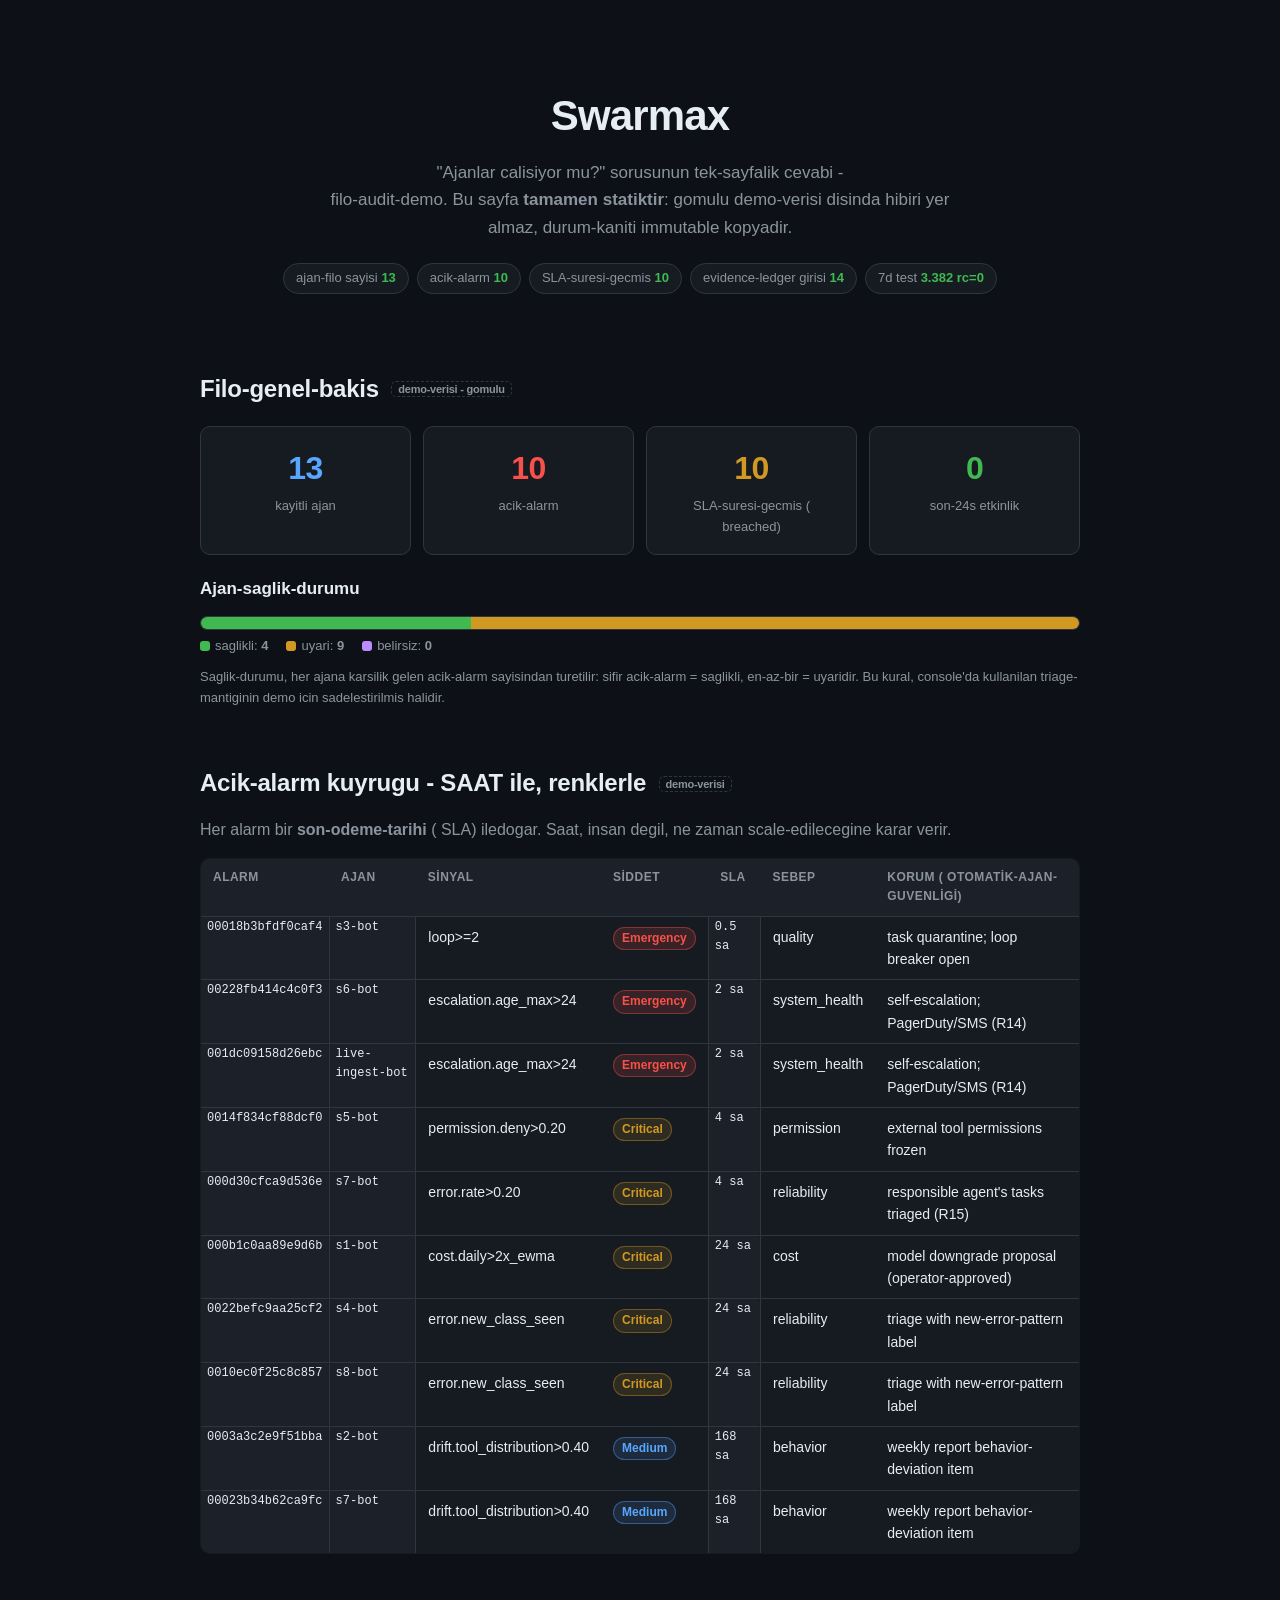
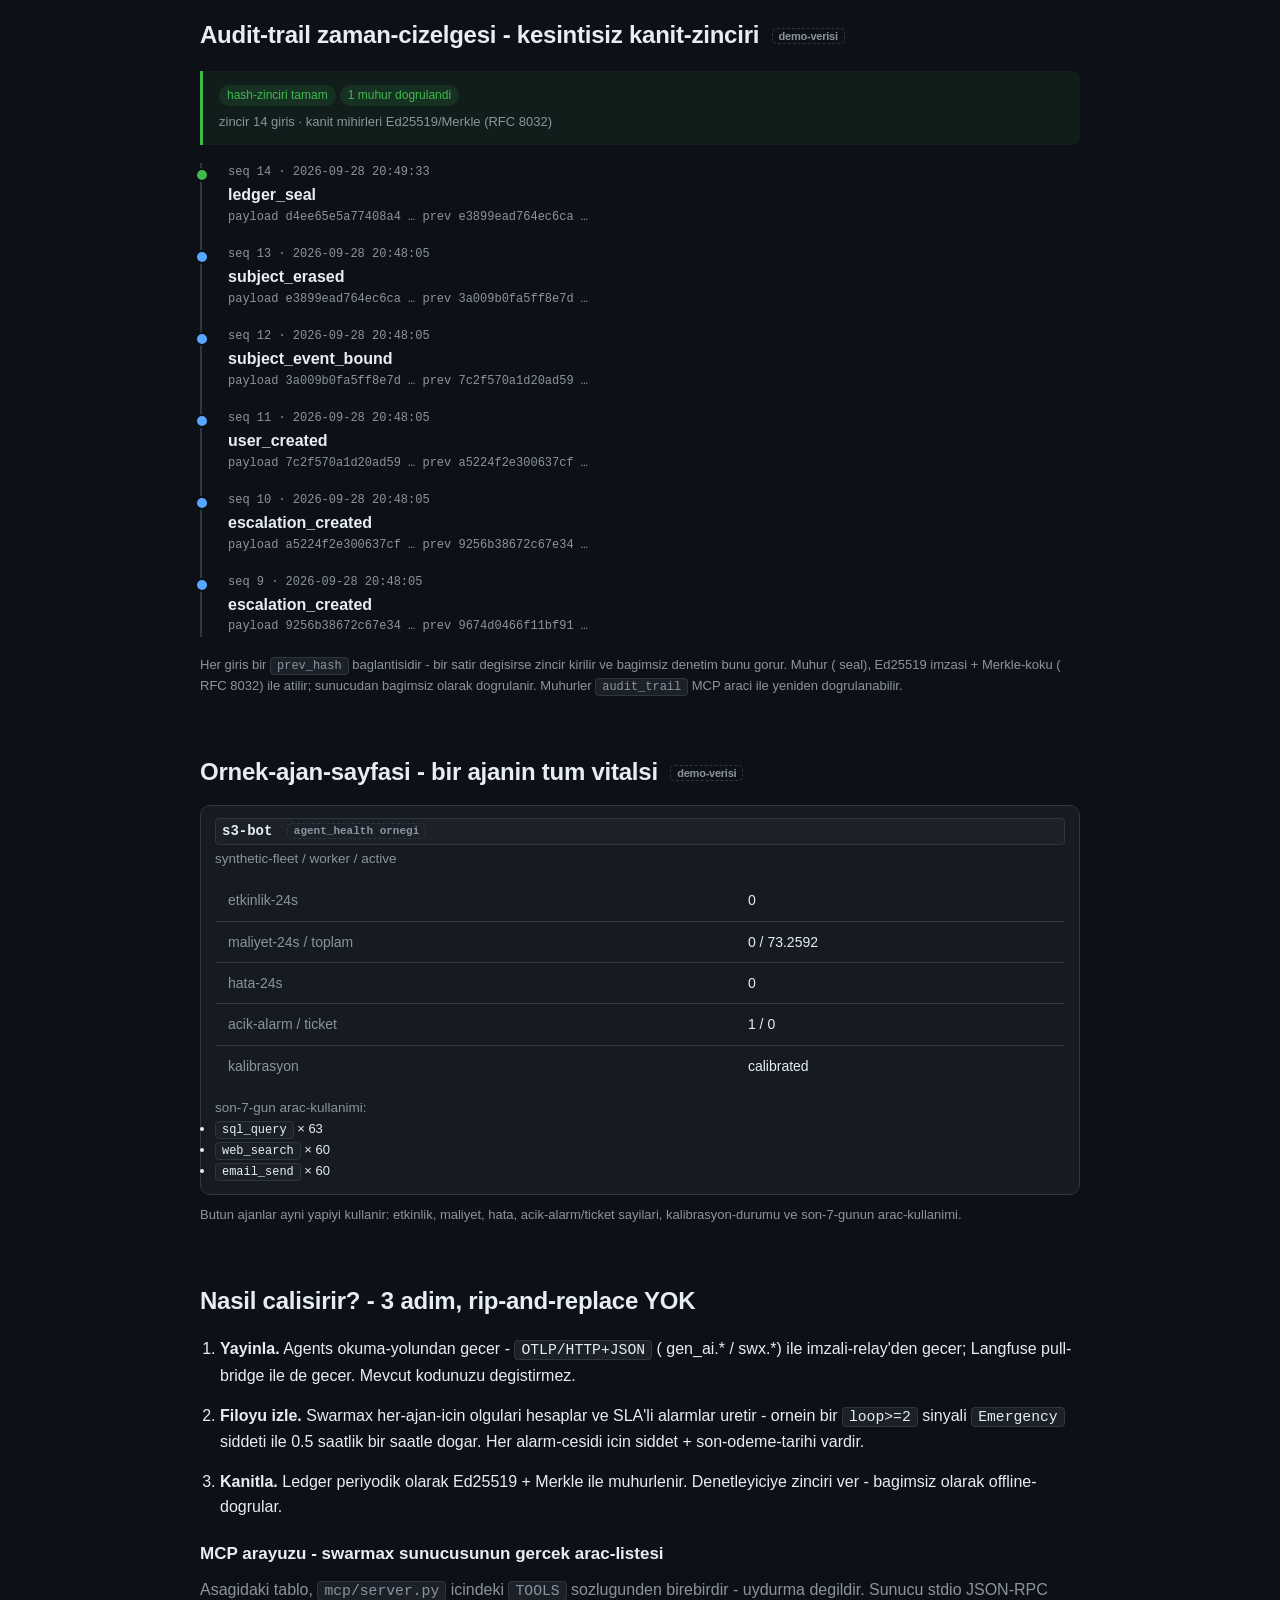
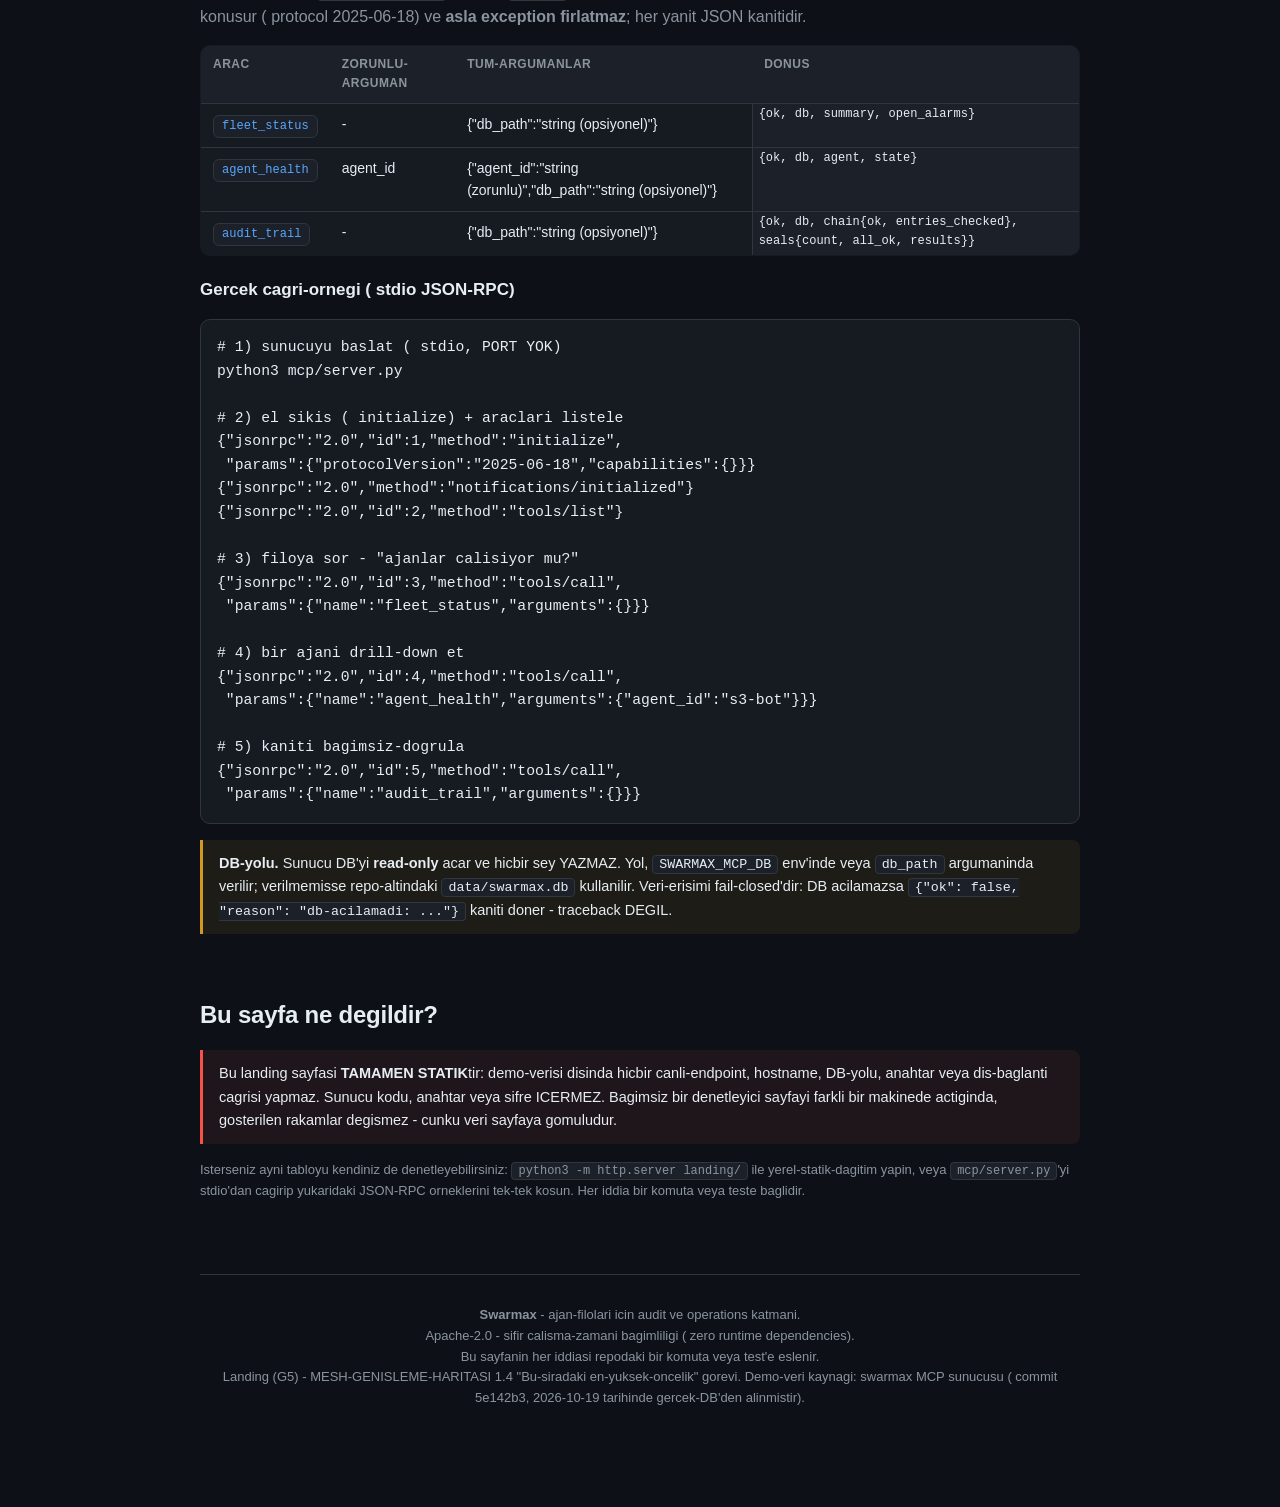
<file: landing/index.html>
<!DOCTYPE html>
<html lang="tr">
<head>
<meta charset="utf-8">
<meta name="viewport" content="width=device-width, initial-scale=1">
<title>Swarmax - Ajanlar calisiyor mu? Filo-audit-demo</title>
<meta name="description" content="Swarmax: AI ajan-filonuzun calisir-durumda oldugunu kanitlayan audit ve operations katmani. Bu sayfa tamamen statiktir - gomulu demo-verisi disinda hicbir cagri yapmaz.">
<meta name="robots" content="index,follow">
<link rel="stylesheet" href="style.css">
</head>
<body>

<header>
<h1>Swarmax</h1>
<p class="sub">"Ajanlar calisiyor mu?" sorusunun tek-sayfalik cevabi -<br>
filo-audit-demo. Bu sayfa <b>tamamen statiktir</b>: gomulu demo-verisi
disinda hibiri yer almaz, durum-kaniti immutable kopyadir.</p>
<div class="badges">
<span class="badge">ajan-filo sayisi <b>13</b></span>
<span class="badge">acik-alarm <b>10</b></span>
<span class="badge">SLA-suresi-gecmis <b>10</b></span>
<span class="badge">evidence-ledger girisi <b>14</b></span>
<span class="badge">7d test <b>3.382 rc=0</b></span>
</div>
</header>

<section id="fleet">
<h2>Filo-genel-bakis <span class="demo-tag">demo-verisi - gomulu</span></h2>

<div id="fleet-metrics" class="kpi-grid">
<div class="kpi blue"><div class="n" data-k="agents">-</div><div class="l">kayitli ajan</div></div>
<div class="kpi red"><div class="n" data-k="open">-</div><div class="l">acik-alarm</div></div>
<div class="kpi amber"><div class="n" data-k="breached">-</div><div class="l">SLA-suresi-gecmis ( breached)</div></div>
<div class="kpi green"><div class="n" data-k="events">-</div><div class="l">son-24s etkinlik</div></div>
</div>

<h3>Ajan-saglik-durumu</h3>
<div id="health-bar" class="health-bar noselect">
<span class="h-healthy"></span><span class="h-warn"></span><span class="h-unknown"></span>
</div>
<div class="legend">
<span><i style="background:var(--green)"></i>saglikli: <b data-health="healthy">-</b></span>
<span><i style="background:var(--amber)"></i>uyari: <b data-health="warn">-</b></span>
<span><i style="background:var(--purple)"></i>belirsiz: <b data-health="unknown">-</b></span>
</div>
<p class="muted small">Saglik-durumu, her ajana karsilik gelen acik-alarm sayisindan
turetilir: sifir acik-alarm = saglikli, en-az-bir = uyaridir. Bu kural,
console'da kullanilan triage-mantiginin demo icin sadelestirilmis halidir.</p>
</section>

<section id="alarms">
<h2>Acik-alarm kuyrugu - SAAT ile, renklerle <span class="demo-tag">demo-verisi</span></h2>
<p class="muted">Her alarm bir <b>son-odeme-tarihi</b> ( SLA) iledogar.
Saat, insan degil, ne zaman scale-edilecegine karar verir.</p>
<table>
<thead><tr>
<th>alarm</th><th>ajan</th><th>sinyal</th><th>siddet</th><th>SLA</th>
<th class="hide-sm">sebep</th><th class="hide-sm">korum ( otomatik-ajan-guvenligi)</th>
</tr></thead>
<tbody id="alarm-tbody"></tbody>
</table>
</section>

<section id="audit">
<h2>Audit-trail zaman-cizelgesi - kesintisiz kanit-zinciri <span class="demo-tag">demo-verisi</span></h2>

<div class="okbox" id="audit-summary"></div>

<ol id="audit-timeline" class="timeline"></ol>

<p class="muted small">Her giris bir <code>prev_hash</code> baglantisidir - bir
satir degisirse zincir kirilir ve bagimsiz denetim bunu gorur. Muhur ( seal),
Ed25519 imzasi + Merkle-koku ( RFC 8032) ile atilir; sunucudan bagimsiz olarak
dogrulanir. Muhurler <code>audit_trail</code> MCP araci ile yeniden
dogrulanabilir.</p>
</section>

<section id="agent">
<h2>Ornek-ajan-sayfasi - bir ajanin tum vitalsi <span class="demo-tag">demo-verisi</span></h2>
<div id="agent-example" class="agent-card"></div>
<p class="muted small">Butun ajanlar ayni yapiyi kullanir: etkinlik, maliyet,
hata, acik-alarm/ticket sayilari, kalibrasyon-durumu ve son-7-gunun
arac-kullanimi.</p>
</section>

<section id="how">
<h2>Nasil calisirir? - 3 adim, rip-and-replace YOK</h2>
<ol class="steps">
<li><b>Yayinla.</b> Agents okuma-yolundan gecer - <code>OTLP/HTTP+JSON</code> (
gen_ai.* / swx.*) ile imzali-relay'den gecer; Langfuse pull-bridge ile de
gecer. Mevcut kodunuzu degistirmez.</li>
<li><b>Filoyu izle.</b> Swarmax her-ajan-icin olgulari hesaplar ve SLA'li
alarmlar uretir - ornein bir <code>loop&gt;=2</code> sinyali
<code>Emergency</code> siddeti ile 0.5 saatlik bir saatle dogar.
Her alarm-cesidi icin siddet + son-odeme-tarihi vardir.</li>
<li><b>Kanitla.</b> Ledger periyodik olarak Ed25519 + Merkle ile muhurlenir.
Denetleyiciye zinciri ver - bagimsiz olarak offline-dogrular.</li>
</ol>

<h3>MCP arayuzu - swarmax sunucusunun gercek arac-listesi</h3>
<p class="muted">Asagidaki tablo, <code>mcp/server.py</code> icindeki
<code>TOOLS</code> sozlugunden birebirdir - uydurma degildir. Sunucu stdio
JSON-RPC konusur ( protocol 2025-06-18) ve <b>asla exception firlatmaz</b>;
her yanit JSON kanitidir.</p>
<table>
<thead><tr><th>arac</th><th>zorunlu-arguman</th><th>tum-argumanlar</th><th>donus</th></tr></thead>
<tbody id="mcp-tbody"></tbody>
</table>

<h3>Gercek cagri-ornegi ( stdio JSON-RPC)</h3>
<pre><code># 1) sunucuyu baslat ( stdio, PORT YOK)
python3 mcp/server.py

# 2) el sikis ( initialize) + araclari listele
{"jsonrpc":"2.0","id":1,"method":"initialize",
 "params":{"protocolVersion":"2025-06-18","capabilities":{}}}
{"jsonrpc":"2.0","method":"notifications/initialized"}
{"jsonrpc":"2.0","id":2,"method":"tools/list"}

# 3) filoya sor - "ajanlar calisiyor mu?"
{"jsonrpc":"2.0","id":3,"method":"tools/call",
 "params":{"name":"fleet_status","arguments":{}}}

# 4) bir ajani drill-down et
{"jsonrpc":"2.0","id":4,"method":"tools/call",
 "params":{"name":"agent_health","arguments":{"agent_id":"s3-bot"}}}

# 5) kaniti bagimsiz-dogrula
{"jsonrpc":"2.0","id":5,"method":"tools/call",
 "params":{"name":"audit_trail","arguments":{}}}</code></pre>

<div class="note"><b>DB-yolu.</b> Sunucu DB'yi <b>read-only</b> acar ve
hicbir sey YAZMAZ. Yol, <code>SWARMAX_MCP_DB</code> env'inde veya
<code>db_path</code> argumaninda verilir; verilmemisse repo-altindaki
<code>data/swarmax.db</code> kullanilir. Veri-erisimi fail-closed'dir:
DB acilamazsa <code>{"ok": false, "reason": "db-acilamadi: ..."}</code>
kaniti doner - traceback DEGIL.</div></section>

<section id="boundary">
<h2>Bu sayfa ne degildir?</h2>
<div class="redbox">Bu landing sayfasi <b>TAMAMEN STATIK</b>tir:
demo-verisi disinda hicbir canli-endpoint, hostname, DB-yolu, anahtar veya
dis-baglanti cagrisi yapmaz. Sunucu kodu, anahtar veya sifre ICERMEZ.
Bagimsiz bir denetleyici sayfayi farkli bir makinede actiginda,
gosterilen rakamlar degismez - cunku veri sayfaya gomuludur.</div>
<p class="muted small">Isterseniz ayni tabloyu kendiniz de denetleyebilirsiniz:
<code>python3 -m http.server landing/</code> ile yerel-statik-dagitim yapin,
veya <code>mcp/server.py</code>'yi stdio'dan cagirip yukaridaki
JSON-RPC orneklerini tek-tek kosun. Her iddia bir komuta veya teste
baglidir.</p>
</section>

<noscript>
<div class="note" id="demo-data-fallback" style="display:block">
<b>JavaScript devre-disi.</b> Demo-verisi asagidaki JSON kopyasinda
goruntelenir; tablolarin render-edilmesi icin JS gereklidir.
Tum veri bu sayfaya gomuludur - disaridan bir cagri yapilmaz.
</div>
</noscript>

<footer>
<p><b>Swarmax</b> - ajan-filolari icin audit ve operations katmani.<br>
Apache-2.0 - sifir calisma-zamani bagimliligi ( zero runtime dependencies).<br>
Bu sayfanin her iddiasi repodaki bir komuta veya test'e eslenir.<br>
<span class="muted">Landing (G5) - MESH-GENISLEME-HARITASI 1.4 "Bu-siradaki
en-yuksek-oncelik" gorevi. Demo-veri kaynagi: swarmax MCP sunucusu
( commit 5e142b3, 2026-10-19 tarihinde gercek-DB'den alinmistir).</span></p>
</footer>

<script id="swarmax-demo-data" type="application/json">
{
 "source": "swarmax MCP sunucusu - tools/call fleet_status/agent_health/audit_trail",
 "captured_at": "2026-10-19T02:50:00+03:00",
 "fleet_status": {
  "ok": true,
  "summary": {
   "open_alarms": 10,
   "breached": 10,
   "agents": 13,
   "events_24h": 0
  },
  "open_alarms": [
   {
    "alarm_id": "alm_00018b3bfdf0caf4",
    "agent_id": "s3-bot",
    "signal": "loop>=2",
    "event_type": "escalation",
    "reason": "quality",
    "severity": "Emergency",
    "sla_hours": 0.5,
    "sla_deadline": "2026-09-28 21:18:05",
    "status": "open",
    "created_at": "2026-09-28 20:48:05",
    "protection": "task quarantine; loop breaker open",
    "evidence_seq": 3
   },
   {
    "alarm_id": "alm_00228fb414c4c0f3",
    "agent_id": "s6-bot",
    "signal": "escalation.age_max>24",
    "event_type": "escalation",
    "reason": "system_health",
    "severity": "Emergency",
    "sla_hours": 2.0,
    "sla_deadline": "2026-09-28 22:48:05",
    "status": "open",
    "created_at": "2026-09-28 20:48:05",
    "protection": "self-escalation; PagerDuty/SMS (R14)",
    "evidence_seq": 9
   },
   {
    "alarm_id": "alm_001dc09158d26ebc",
    "agent_id": "live-ingest-bot",
    "signal": "escalation.age_max>24",
    "event_type": "escalation",
    "reason": "system_health",
    "severity": "Emergency",
    "sla_hours": 2.0,
    "sla_deadline": "2026-09-28 22:48:05",
    "status": "open",
    "created_at": "2026-09-28 20:48:05",
    "protection": "self-escalation; PagerDuty/SMS (R14)",
    "evidence_seq": 10
   },
   {
    "alarm_id": "alm_0014f834cf88dcf0",
    "agent_id": "s5-bot",
    "signal": "permission.deny>0.20",
    "event_type": "escalation",
    "reason": "permission",
    "severity": "Critical",
    "sla_hours": 4.0,
    "sla_deadline": "2026-09-29 00:48:05",
    "status": "open",
    "created_at": "2026-09-28 20:48:05",
    "protection": "external tool permissions frozen",
    "evidence_seq": 5
   },
   {
    "alarm_id": "alm_000d30cfca9d536e",
    "agent_id": "s7-bot",
    "signal": "error.rate>0.20",
    "event_type": "escalation",
    "reason": "reliability",
    "severity": "Critical",
    "sla_hours": 4.0,
    "sla_deadline": "2026-09-29 00:48:05",
    "status": "open",
    "created_at": "2026-09-28 20:48:05",
    "protection": "responsible agent's tasks triaged (R15)",
    "evidence_seq": 6
   },
   {
    "alarm_id": "alm_000b1c0aa89e9d6b",
    "agent_id": "s1-bot",
    "signal": "cost.daily>2x_ewma",
    "event_type": "escalation",
    "reason": "cost",
    "severity": "Critical",
    "sla_hours": 24.0,
    "sla_deadline": "2026-09-29 20:48:05",
    "status": "open",
    "created_at": "2026-09-28 20:48:05",
    "protection": "model downgrade proposal (operator-approved)",
    "evidence_seq": 4
   },
   {
    "alarm_id": "alm_0022befc9aa25cf2",
    "agent_id": "s4-bot",
    "signal": "error.new_class_seen",
    "event_type": "escalation",
    "reason": "reliability",
    "severity": "Critical",
    "sla_hours": 24.0,
    "sla_deadline": "2026-09-29 20:48:05",
    "status": "open",
    "created_at": "2026-09-28 20:48:05",
    "protection": "triage with new-error-pattern label",
    "evidence_seq": 7
   },
   {
    "alarm_id": "alm_0010ec0f25c8c857",
    "agent_id": "s8-bot",
    "signal": "error.new_class_seen",
    "event_type": "escalation",
    "reason": "reliability",
    "severity": "Critical",
    "sla_hours": 24.0,
    "sla_deadline": "2026-09-29 20:48:05",
    "status": "open",
    "created_at": "2026-09-28 20:48:05",
    "protection": "triage with new-error-pattern label",
    "evidence_seq": 8
   },
   {
    "alarm_id": "alm_0003a3c2e9f51bba",
    "agent_id": "s2-bot",
    "signal": "drift.tool_distribution>0.40",
    "event_type": "escalation",
    "reason": "behavior",
    "severity": "Medium",
    "sla_hours": 168.0,
    "sla_deadline": "2026-10-05 20:48:05",
    "status": "open",
    "created_at": "2026-09-28 20:48:05",
    "protection": "weekly report behavior-deviation item",
    "evidence_seq": 1
   },
   {
    "alarm_id": "alm_00023b34b62ca9fc",
    "agent_id": "s7-bot",
    "signal": "drift.tool_distribution>0.40",
    "event_type": "escalation",
    "reason": "behavior",
    "severity": "Medium",
    "sla_hours": 168.0,
    "sla_deadline": "2026-10-05 20:48:05",
    "status": "open",
    "created_at": "2026-09-28 20:48:05",
    "protection": "weekly report behavior-deviation item",
    "evidence_seq": 2
   }
  ]
 },
 "agents": [
  {
   "agent_id": "scribe-bot",
   "fleet_name": "synthetic-fleet",
   "role": "worker",
   "status": "active"
  },
  {
   "agent_id": "research-bot",
   "fleet_name": "synthetic-fleet",
   "role": "worker",
   "status": "active"
  },
  {
   "agent_id": "support-bot",
   "fleet_name": "synthetic-fleet",
   "role": "worker",
   "status": "active"
  },
  {
   "agent_id": "ops-bot",
   "fleet_name": "synthetic-fleet",
   "role": "worker",
   "status": "active"
  },
  {
   "agent_id": "s1-bot",
   "fleet_name": "synthetic-fleet",
   "role": "worker",
   "status": "active"
  },
  {
   "agent_id": "s2-bot",
   "fleet_name": "synthetic-fleet",
   "role": "worker",
   "status": "active"
  },
  {
   "agent_id": "s3-bot",
   "fleet_name": "synthetic-fleet",
   "role": "worker",
   "status": "active"
  },
  {
   "agent_id": "s4-bot",
   "fleet_name": "synthetic-fleet",
   "role": "worker",
   "status": "active"
  },
  {
   "agent_id": "s5-bot",
   "fleet_name": "synthetic-fleet",
   "role": "worker",
   "status": "active"
  },
  {
   "agent_id": "s6-bot",
   "fleet_name": "synthetic-fleet",
   "role": "worker",
   "status": "active"
  },
  {
   "agent_id": "s7-bot",
   "fleet_name": "synthetic-fleet",
   "role": "worker",
   "status": "active"
  },
  {
   "agent_id": "s8-bot",
   "fleet_name": "synthetic-fleet",
   "role": "worker",
   "status": "active"
  },
  {
   "agent_id": "live-ingest-bot",
   "fleet_name": "synthetic-fleet",
   "role": "worker",
   "status": "active"
  }
 ],
 "agent_health_example": {
  "ok": true,
  "agent": {
   "agent_id": "s3-bot",
   "fleet_name": "synthetic-fleet",
   "role": "worker",
   "status": "active"
  },
  "state": {
   "events_24h": 0,
   "cost_24h": 0.0,
   "cost_total": 73.2592,
   "errors_24h": 0,
   "open_alarms": 1,
   "open_tickets": 0,
   "calibration": "calibrated",
   "tools_7d": [
    {
     "tool_name": "sql_query",
     "c": 63
    },
    {
     "tool_name": "web_search",
     "c": 60
    },
    {
     "tool_name": "email_send",
     "c": 60
    }
   ],
   "recent_alarms": [
    {
     "signal": "loop>=2",
     "severity": "Emergency",
     "status": "open",
     "created_at": "2026-09-28 20:48:05",
     "resolved_at": null
    }
   ],
   "recent_tickets": []
  }
 },
 "audit_trail": {
  "ok": true,
  "chain": {
   "ok": true,
   "entries_checked": 14
  },
  "seals": {
   "count": 1,
   "all_ok": true,
   "results": [
    {
     "seal_id": "seal_00000013_1790628573",
     "ok": true,
     "countersigned": false,
     "countersign_ok": null,
     "reason": null
    }
   ]
  }
 },
 "audit_trail_events": [
  {
   "seq": 14,
   "event_type": "ledger_seal",
   "payload_hash": "d4ee65e5a77408a4e9ea093bfd1e87820099b6c8596b6dafc225858ff4e7d838",
   "prev_hash": "e3899ead764ec6ca1cd776a629a115458abfbfe2f7ccb69da4e04c8d27b53452",
   "created_at": "2026-09-28 20:49:33"
  },
  {
   "seq": 13,
   "event_type": "subject_erased",
   "payload_hash": "e3899ead764ec6ca1cd776a629a115458abfbfe2f7ccb69da4e04c8d27b53452",
   "prev_hash": "3a009b0fa5ff8e7d4d8b7518296daf1d51968d3a87e53db8173e5f8a64e3e7e4",
   "created_at": "2026-09-28 20:48:05"
  },
  {
   "seq": 12,
   "event_type": "subject_event_bound",
   "payload_hash": "3a009b0fa5ff8e7d4d8b7518296daf1d51968d3a87e53db8173e5f8a64e3e7e4",
   "prev_hash": "7c2f570a1d20ad59aff2366039a8a2389308a28c83fa20d906b08fd4e8d8740a",
   "created_at": "2026-09-28 20:48:05"
  },
  {
   "seq": 11,
   "event_type": "user_created",
   "payload_hash": "7c2f570a1d20ad59aff2366039a8a2389308a28c83fa20d906b08fd4e8d8740a",
   "prev_hash": "a5224f2e300637cff9c2dba55deaeb0c95dee49c82b4d2504114740a2e8d5c6c",
   "created_at": "2026-09-28 20:48:05"
  },
  {
   "seq": 10,
   "event_type": "escalation_created",
   "payload_hash": "a5224f2e300637cff9c2dba55deaeb0c95dee49c82b4d2504114740a2e8d5c6c",
   "prev_hash": "9256b38672c67e3435e2ad7fbf30223f630d001d9086b74399f98ba0c4a77828",
   "created_at": "2026-09-28 20:48:05"
  },
  {
   "seq": 9,
   "event_type": "escalation_created",
   "payload_hash": "9256b38672c67e3435e2ad7fbf30223f630d001d9086b74399f98ba0c4a77828",
   "prev_hash": "9674d0466f11bf91740a2040247a54eb000810d0f5da13268713c0e07a933701",
   "created_at": "2026-09-28 20:48:05"
  }
 ],
 "mcp_tools": [
  {
   "name": "fleet_status",
   "description": "Swarmax filosunun anlik-durumunu verir: acik-alarm sayisi, SLA'si-gecmis ( breached) alarm sayisi, kayitli ajan sayisi, son-24-saatten-etkinlik sayisi ve acik-alarmlarin listesi ( siddete-gore-sirali). Salt-okuma.",
   "required": [],
   "arguments": {
    "db_path": "string (opsiyonel)"
   },
   "returns": "{ok, db, summary, open_alarms}"
  },
  {
   "name": "agent_health",
   "description": "Tek-ajanim durum-sayfasini verir: 24s-etkinlik/maliyet/hata sayilari, acik-alarm ve ticket'lar, kalibrasyon-durumu, 7-gunun arac-kullanimi, son-alarm/ticket'lar. Salt-okuma.",
   "required": [
    "agent_id"
   ],
   "arguments": {
    "agent_id": "string (zorunlu)",
    "db_path": "string (opsiyonel)"
   },
   "returns": "{ok, db, agent, state}"
  },
  {
   "name": "audit_trail",
   "description": "Filonun evidence-ledger'ini bagimsiz-dogrular: hash-zinciri ( prev-link + SHA-256 + imza-sozlesmesi) VE Ed25519/Merkle muhurlerinin tamamini. Salt-okuma.",
   "required": [],
   "arguments": {
    "db_path": "string (opsiyonel)"
   },
   "returns": "{ok, db, chain{ok, entries_checked}, seals{count, all_ok, results}}"
  }
 ]
}
</script>

<script src="demo.js"></script>
</body>
</html>
</file>
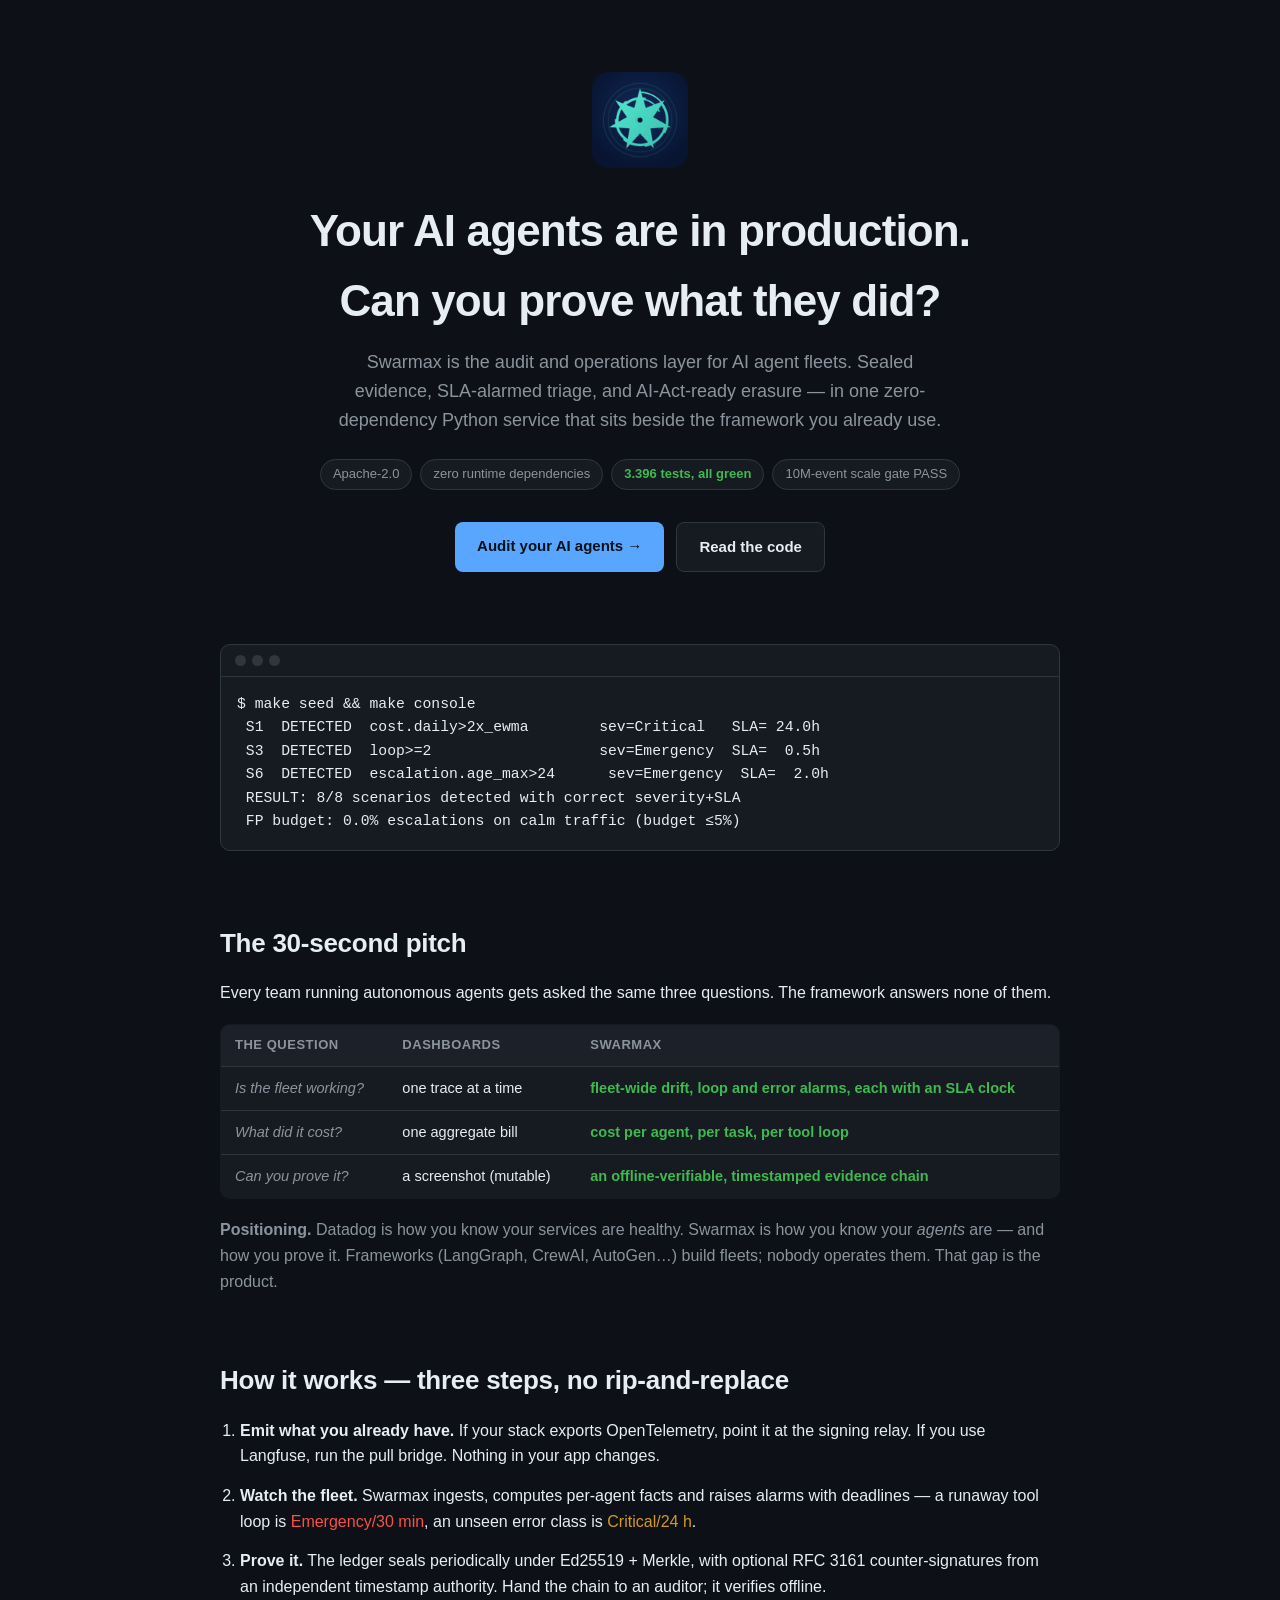
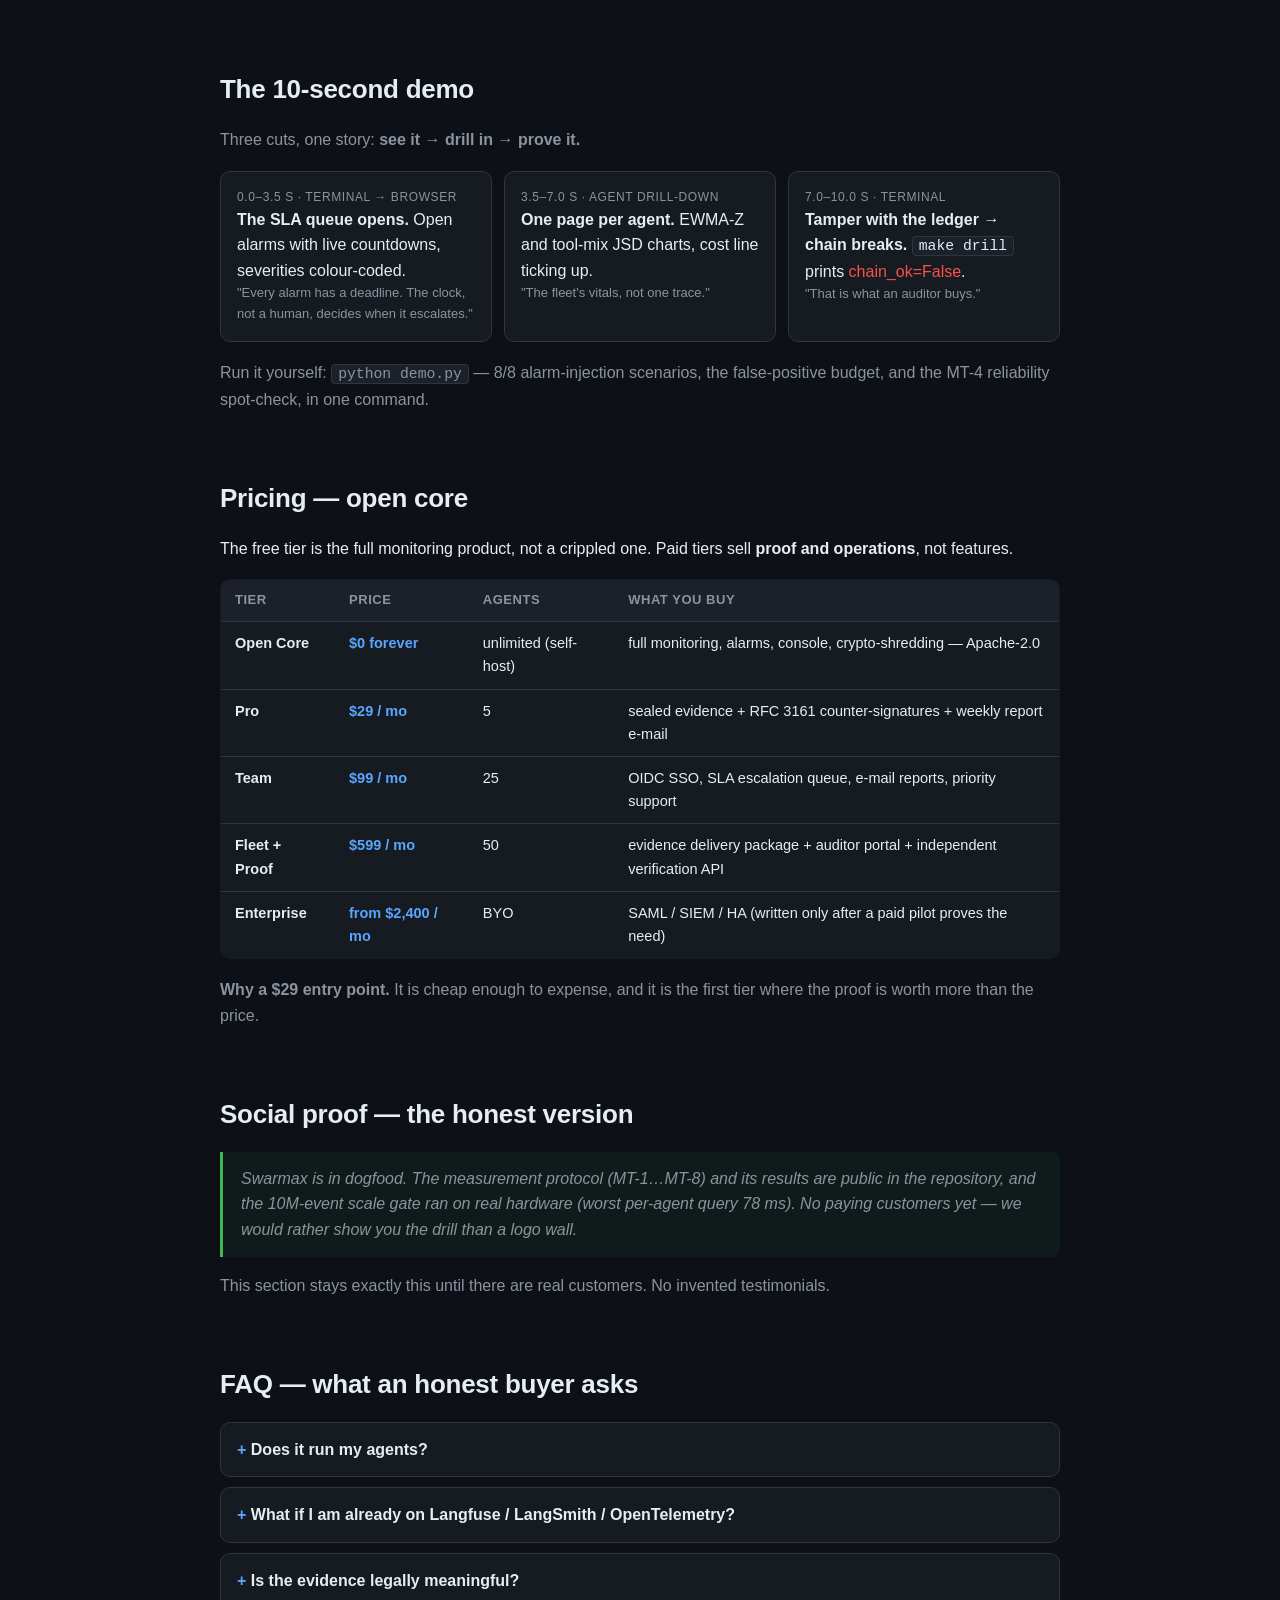
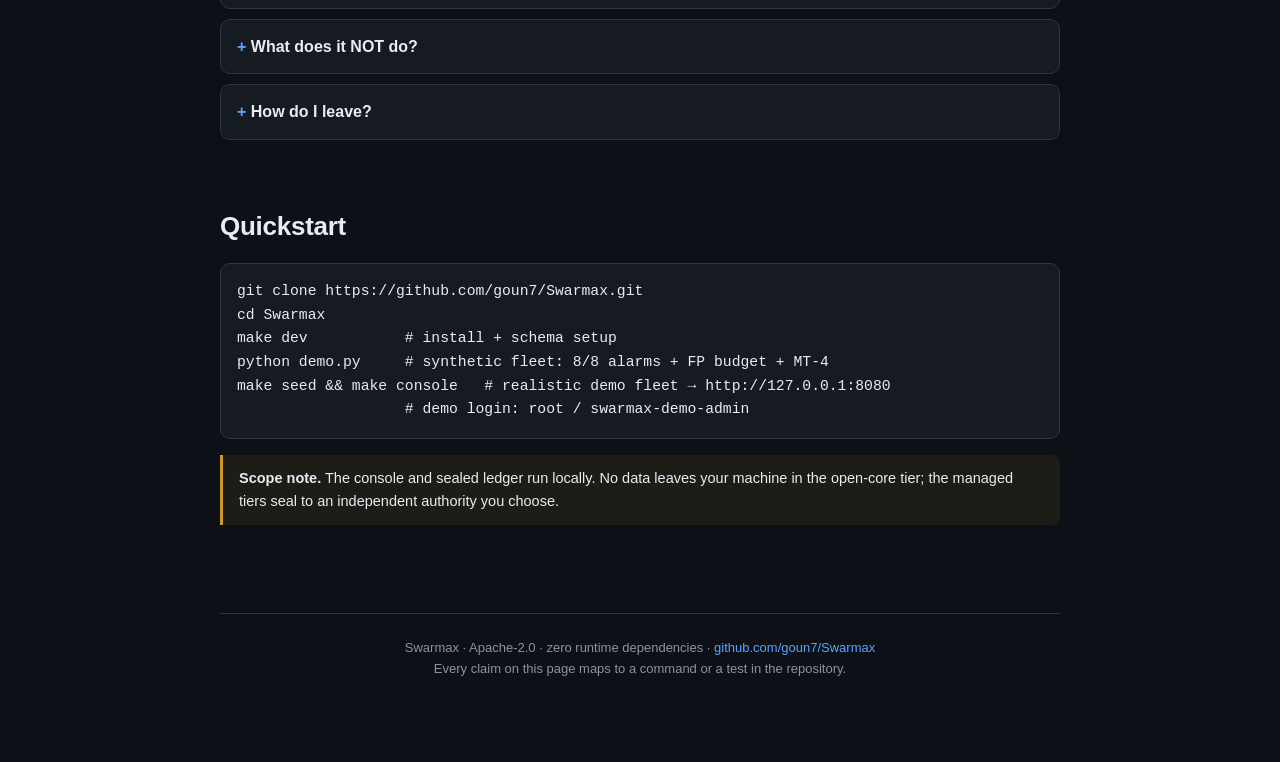
<file: docs/landing.html>
<!DOCTYPE html>
<html lang="en">
<head>
<meta charset="utf-8">
<meta name="viewport" content="width=device-width, initial-scale=1">
<title>Swarmax — Prove what your AI agents did</title>
<meta name="description" content="The audit and operations layer for AI agent fleets. Sealed evidence, SLA-alarmed triage, AI-Act-ready erasure — one zero-dependency Python service.">
<style>
:root{
  --bg:#0d1117; --panel:#161b22; --line:#30363d; --text:#e6edf3; --muted:#8b949e;
  --accent:#58a6ff; --green:#3fb950; --red:#f85149; --amber:#d29922;
}
*{box-sizing:border-box;margin:0;padding:0}
html{scroll-behavior:smooth}
body{background:var(--bg);color:var(--text);font-family:-apple-system,BlinkMacSystemFont,"Segoe UI",Helvetica,Arial,sans-serif;line-height:1.6;max-width:880px;margin:0 auto;padding:0 20px 80px}
a{color:var(--accent);text-decoration:none}
a:hover{text-decoration:underline}
header{text-align:center;padding:72px 0 40px}
header img.logo{width:96px;height:96px;border-radius:16px}
header h1{font-size:clamp(28px,5vw,44px);margin:20px 0 12px;letter-spacing:-0.02em}
header .sub{color:var(--muted);font-size:18px;max-width:620px;margin:0 auto}
.badges{display:flex;gap:8px;justify-content:center;flex-wrap:wrap;margin-top:24px}
.badge{border:1px solid var(--line);background:var(--panel);border-radius:999px;padding:4px 12px;font-size:13px;color:var(--muted)}
.badge b{color:var(--green);font-weight:600}
nav.cta{display:flex;gap:12px;justify-content:center;flex-wrap:wrap;margin:32px 0 8px}
.btn{display:inline-block;padding:12px 22px;border-radius:8px;font-weight:600;font-size:15px}
.btn.primary{background:var(--accent);color:#0d1117}
.btn.primary:hover{text-decoration:none;background:#79b8ff}
.btn.ghost{border:1px solid var(--line);color:var(--text);background:var(--panel)}
.btn.ghost:hover{text-decoration:none;border-color:var(--accent)}
section{padding:48px 0 8px}
h2{font-size:26px;letter-spacing:-0.01em;margin-bottom:16px;border-top:1px solid var(--line);padding-top:48px}
h2:first-of-type{border-top:none;padding-top:0}
p{margin:10px 0;color:var(--text)}
.muted{color:var(--muted)}
table{width:100%;border-collapse:collapse;background:var(--panel);border:1px solid var(--line);border-radius:10px;overflow:hidden;margin:18px 0;font-size:14.5px}
th,td{padding:10px 14px;text-align:left;border-bottom:1px solid var(--line);vertical-align:top}
th{background:#1c2129;color:var(--muted);font-size:13px;text-transform:uppercase;letter-spacing:0.04em}
tr:last-child td{border-bottom:none}
td.q{color:var(--muted);font-style:italic}
.yes{color:var(--green);font-weight:600}
.no{color:var(--red)}
code,.mono{font-family:ui-monospace,SFMono-Regular,Menlo,Consolas,monospace;font-size:0.92em;background:#1c2129;padding:1px 6px;border-radius:4px;border:1px solid var(--line)}
pre{background:var(--panel);border:1px solid var(--line);border-radius:10px;padding:16px;overflow-x:auto;margin:16px 0}
pre code{background:none;border:none;padding:0}
ol.steps{margin:16px 0 0 20px}
ol.steps li{margin:14px 0}
.tier-price{font-weight:700;color:var(--accent)}
.note{border-left:3px solid var(--amber);background:rgba(210,153,34,0.08);padding:12px 16px;border-radius:0 8px 8px 0;margin:16px 0;font-size:14.5px}
blockquote.honest{border-left:3px solid var(--green);background:rgba(63,185,80,0.06);padding:14px 18px;border-radius:0 8px 8px 0;margin:16px 0;color:var(--muted);font-style:italic}
details{border:1px solid var(--line);background:var(--panel);border-radius:10px;margin:10px 0;padding:0}
details summary{cursor:pointer;padding:14px 16px;font-weight:600;list-style:none}
details summary::before{content:"+ ";color:var(--accent)}
details[open] summary::before{content:"− "}
details .body{padding:0 16px 16px;color:var(--muted);font-size:14.5px}
footer{margin-top:64px;padding-top:24px;border-top:1px solid var(--line);color:var(--muted);font-size:13px;text-align:center}
.hero-term{background:var(--panel);border:1px solid var(--line);border-radius:10px;margin:24px 0}
.hero-term .bar{display:flex;gap:6px;padding:10px 14px;border-bottom:1px solid var(--line)}
.hero-term .dot{width:11px;height:11px;border-radius:50%;background:var(--line)}
.hero-term pre{margin:0;border:none;background:none;border-radius:0}
.demo-grid{display:grid;grid-template-columns:repeat(auto-fit,minmax(240px,1fr));gap:12px;margin:18px 0}
.demo-card{background:var(--panel);border:1px solid var(--line);border-radius:10px;padding:16px}
.demo-card .t{font-size:12px;color:var(--muted);text-transform:uppercase;letter-spacing:0.05em}
.demo-card .sev{font-weight:700}
.sev.Emergency{color:var(--red)}.sev.Critical{color:var(--amber)}.sev.Medium{color:var(--accent)}
.demo-card .sla{color:var(--muted);font-size:13px}
@media(max-width:640px){table{font-size:13px}th,td{padding:8px 10px}}
</style>
</head>
<body>

<header>
  <img class="logo" src="../assets/logo-256.png" alt="Swarmax mark">
  <h1>Your AI agents are in production.<br>Can you prove what they did?</h1>
  <p class="sub">Swarmax is the audit and operations layer for AI agent fleets.
  Sealed evidence, SLA-alarmed triage, and AI-Act-ready erasure — in one
  zero-dependency Python service that sits beside the framework you already use.</p>
  <div class="badges">
    <span class="badge">Apache-2.0</span>
    <span class="badge">zero runtime dependencies</span>
    <span class="badge"><b>3.396 tests, all green</b></span>
    <span class="badge">10M-event scale gate PASS</span>
  </div>
  <nav class="cta">
    <a class="btn primary" href="#quickstart">Audit your AI agents →</a>
    <a class="btn ghost" href="https://github.com/goun7/Swarmax">Read the code</a>
  </nav>
</header>

<div class="hero-term">
  <div class="bar"><span class="dot"></span><span class="dot"></span><span class="dot"></span></div>
<pre><code>$ make seed &amp;&amp; make console
 S1  DETECTED  cost.daily&gt;2x_ewma        sev=Critical   SLA= 24.0h
 S3  DETECTED  loop&gt;=2                   sev=Emergency  SLA=  0.5h
 S6  DETECTED  escalation.age_max&gt;24      sev=Emergency  SLA=  2.0h
 RESULT: 8/8 scenarios detected with correct severity+SLA
 FP budget: 0.0% escalations on calm traffic (budget ≤5%)</code></pre>
</div>

<section id="pitch">
<h2>The 30-second pitch</h2>
<p>Every team running autonomous agents gets asked the same three questions.
The framework answers none of them.</p>
<table>
<tr><th>The question</th><th>Dashboards</th><th>Swarmax</th></tr>
<tr><td class="q">Is the fleet working?</td>
    <td>one trace at a time</td>
    <td class="yes">fleet-wide drift, loop and error alarms, each with an SLA clock</td></tr>
<tr><td class="q">What did it cost?</td>
    <td>one aggregate bill</td>
    <td class="yes">cost per agent, per task, per tool loop</td></tr>
<tr><td class="q">Can you prove it?</td>
    <td>a screenshot (mutable)</td>
    <td class="yes">an offline-verifiable, timestamped evidence chain</td></tr>
</table>
<p class="muted"><b>Positioning.</b> Datadog is how you know your services are
healthy. Swarmax is how you know your <i>agents</i> are — and how you prove it.
Frameworks (LangGraph, CrewAI, AutoGen…) build fleets; nobody operates them.
That gap is the product.</p>
</section>

<section id="how">
<h2>How it works — three steps, no rip-and-replace</h2>
<ol class="steps">
<li><b>Emit what you already have.</b> If your stack exports OpenTelemetry, point
it at the signing relay. If you use Langfuse, run the pull bridge. Nothing in
your app changes.</li>
<li><b>Watch the fleet.</b> Swarmax ingests, computes per-agent facts and raises
alarms with deadlines — a runaway tool loop is <span class="sev Emergency">Emergency/30 min</span>,
an unseen error class is <span class="sev Critical">Critical/24 h</span>.</li>
<li><b>Prove it.</b> The ledger seals periodically under Ed25519 + Merkle, with
optional RFC 3161 counter-signatures from an independent timestamp authority.
Hand the chain to an auditor; it verifies offline.</li>
</ol>
</section>

<section id="demo">
<h2>The 10-second demo</h2>
<p class="muted">Three cuts, one story: <b>see it → drill in → prove it.</b></p>
<div class="demo-grid">
<div class="demo-card"><div class="t">0.0–3.5 s · Terminal → browser</div>
<b>The SLA queue opens.</b> Open alarms with live countdowns, severities colour-coded.
<div class="sla">"Every alarm has a deadline. The clock, not a human, decides when it escalates."</div></div>
<div class="demo-card"><div class="t">3.5–7.0 s · Agent drill-down</div>
<b>One page per agent.</b> EWMA-Z and tool-mix JSD charts, cost line ticking up.
<div class="sla">"The fleet's vitals, not one trace."</div></div>
<div class="demo-card"><div class="t">7.0–10.0 s · Terminal</div>
<b>Tamper with the ledger → chain breaks.</b> <code>make drill</code> prints
<span class="no">chain_ok=False</span>.
<div class="sla">"That is what an auditor buys."</div></div>
</div>
<p class="muted">Run it yourself: <code>python demo.py</code> — 8/8 alarm-injection
scenarios, the false-positive budget, and the MT-4 reliability spot-check, in one command.</p>
</section>

<section id="pricing">
<h2>Pricing — open core</h2>
<p>The free tier is the full monitoring product, not a crippled one. Paid tiers
sell <b>proof and operations</b>, not features.</p>
<table>
<tr><th>Tier</th><th>Price</th><th>Agents</th><th>What you buy</th></tr>
<tr><td><b>Open Core</b></td><td class="tier-price">$0 forever</td><td>unlimited (self-host)</td>
    <td>full monitoring, alarms, console, crypto-shredding — Apache-2.0</td></tr>
<tr><td><b>Pro</b></td><td class="tier-price">$29 / mo</td><td>5</td>
    <td>sealed evidence + RFC 3161 counter-signatures + weekly report e-mail</td></tr>
<tr><td><b>Team</b></td><td class="tier-price">$99 / mo</td><td>25</td>
    <td>OIDC SSO, SLA escalation queue, e-mail reports, priority support</td></tr>
<tr><td><b>Fleet + Proof</b></td><td class="tier-price">$599 / mo</td><td>50</td>
    <td>evidence delivery package + auditor portal + independent verification API</td></tr>
<tr><td><b>Enterprise</b></td><td class="tier-price">from $2,400 / mo</td><td>BYO</td>
    <td>SAML / SIEM / HA (written only after a paid pilot proves the need)</td></tr>
</table>
<p class="muted"><b>Why a $29 entry point.</b> It is cheap enough to expense, and
it is the first tier where the proof is worth more than the price.</p>
</section>

<section id="proof">
<h2>Social proof — the honest version</h2>
<blockquote class="honest">Swarmax is in dogfood. The measurement protocol
(MT-1…MT-8) and its results are public in the repository, and the 10M-event
scale gate ran on real hardware (worst per-agent query 78 ms). No paying
customers yet — we would rather show you the drill than a logo wall.</blockquote>
<p class="muted">This section stays exactly this until there are real customers.
No invented testimonials.</p>
</section>

<section id="faq">
<h2>FAQ — what an honest buyer asks</h2>
<details><summary>Does it run my agents?</summary><div class="body">No. It has no
LLM client and sits out of the request path. It watches the events your
framework already emits.</div></details>
<details><summary>What if I am already on Langfuse / LangSmith / OpenTelemetry?</summary>
<div class="body">Keep it. Run the Langfuse pull bridge or the OTLP signing relay;
Swarmax consumes from them and adds the evidence layer on top.</div></details>
<details><summary>Is the evidence legally meaningful?</summary><div class="body">
Seals are RFC 8032 Ed25519 over a Merkle root, optionally counter-signed by an
external RFC 3161 timestamp authority and verifiable with
<code>openssl ts -verify</code>. That is real cryptographic proof of <i>what was
recorded and that it has not changed</i> — it is not proof that the record
reflects reality (garbage in, sealed garbage out). We say it that way.</div></details>
<details><summary>What does it NOT do?</summary><div class="body">It does not
score answer quality, replay tasks, act as a model gateway, or run multi-node
active-active yet. One sealed store per fleet is the honest unit today. Full
list in the README's "Scope and limits".</div></details>
<details><summary>How do I leave?</summary><div class="body"><code>make drill</code>
runs the quarterly exit drill: export → rebuild on a clean store → verify.
Exit 0 means your evidence leaves with you intact.</div></details>
</section>

<section id="quickstart">
<h2>Quickstart</h2>
<pre><code>git clone https://github.com/goun7/Swarmax.git
cd Swarmax
make dev           # install + schema setup
python demo.py     # synthetic fleet: 8/8 alarms + FP budget + MT-4
make seed &amp;&amp; make console   # realistic demo fleet → http://127.0.0.1:8080
                   # demo login: root / swarmax-demo-admin</code></pre>
<div class="note"><b>Scope note.</b> The console and sealed ledger run locally.
No data leaves your machine in the open-core tier; the managed tiers seal to
an independent authority you choose.</div>
</section>

<footer>
  Swarmax · Apache-2.0 · zero runtime dependencies ·
  <a href="https://github.com/goun7/Swarmax">github.com/goun7/Swarmax</a><br>
  Every claim on this page maps to a command or a test in the repository.
</footer>

</body>
</html>
</file>
<file: landing/style.css>
/* swarmax landing - filo-audit-demo (tamamen statik, disaridan veri CAGRISI YOK) */
:root{
  --bg:#0d1117; --panel:#161b22; --panel2:#1c2129; --line:#30363d;
  --text:#e6edf3; --muted:#8b949e; --accent:#58a6ff; --green:#3fb950;
  --red:#f85149; --amber:#d29922; --purple:#bc8cff;
}
*{box-sizing:border-box;margin:0;padding:0}
html{scroll-behavior:smooth}
body{background:var(--bg);color:var(--text);
  font-family:-apple-system,BlinkMacSystemFont,"Segoe UI",Helvetica,Arial,sans-serif;
  line-height:1.6;max-width:920px;margin:0 auto;padding:0 20px 90px}
a{color:var(--accent);text-decoration:none}
a:hover{text-decoration:underline}
code,.mono{font-family:ui-monospace,SFMono-Regular,Menlo,Consolas,monospace;
  font-size:.92em;background:var(--panel2);padding:1px 6px;border-radius:4px;
  border:1px solid var(--line)}
pre{background:var(--panel);border:1px solid var(--line);border-radius:10px;
  padding:16px;overflow-x:auto;margin:16px 0}
pre code{background:none;border:none;padding:0}
header{text-align:center;padding:64px 0 36px}
header h1{font-size:clamp(26px,5vw,42px);margin:18px 0 10px;letter-spacing:-.02em}
header .sub{color:var(--muted);font-size:17px;max-width:640px;margin:0 auto}
.badges{display:flex;gap:8px;justify-content:center;flex-wrap:wrap;margin-top:22px}
.badge{border:1px solid var(--line);background:var(--panel);border-radius:999px;
  padding:4px 12px;font-size:13px;color:var(--muted)}
.badge b{color:var(--green);font-weight:600}
section{padding:40px 0 6px}
h2{font-size:24px;letter-spacing:-.01em;margin-bottom:14px;
  border-top:1px solid var(--line);padding-top:40px}
h2:first-of-type{border-top:none;padding-top:0}
h3{font-size:17px;margin:20px 0 8px}
p{margin:10px 0}
.muted{color:var(--muted)}
.small{font-size:13px}
.note{border-left:3px solid var(--amber);background:rgba(210,153,34,.08);
  padding:12px 16px;border-radius:0 8px 8px 0;margin:16px 0;font-size:14.5px}
.okbox{border-left:3px solid var(--green);background:rgba(63,185,80,.07);
  padding:12px 16px;border-radius:0 8px 8px 0;margin:16px 0;font-size:14.5px}
.redbox{border-left:3px solid var(--red);background:rgba(248,81,73,.07);
  padding:12px 16px;border-radius:0 8px 8px 0;margin:16px 0;font-size:14.5px}
/* --- filo-genel-bakis --- */
.kpi-grid{display:grid;grid-template-columns:repeat(auto-fit,minmax(170px,1fr));
  gap:12px;margin:18px 0}
.kpi{background:var(--panel);border:1px solid var(--line);border-radius:10px;
  padding:16px;text-align:center}
.kpi .n{font-size:32px;font-weight:700;letter-spacing:-.02em}
.kpi .l{color:var(--muted);font-size:13px;margin-top:2px}
.kpi.red .n{color:var(--red)}
.kpi.amber .n{color:var(--amber)}
.kpi.green .n{color:var(--green)}
.kpi.blue .n{color:var(--accent)}
.health-bar{display:flex;height:14px;border-radius:7px;overflow:hidden;
  border:1px solid var(--line);margin:14px 0 6px}
.health-bar span{display:block;height:100%}
.health-bar .h-healthy{background:var(--green)}
.health-bar .h-warn{background:var(--amber)}
.health-bar .h-unknown{background:var(--purple)}
.legend{display:flex;gap:18px;flex-wrap:wrap;font-size:13px;color:var(--muted)}
.legend i{display:inline-block;width:10px;height:10px;border-radius:3px;
  margin-right:5px;vertical-align:middle}
/* --- tablolar --- */
table{width:100%;border-collapse:collapse;background:var(--panel);
  border:1px solid var(--line);border-radius:10px;overflow:hidden;margin:16px 0;
  font-size:14px}
th,td{padding:9px 12px;text-align:left;border-bottom:1px solid var(--line);
  vertical-align:top}
th{background:var(--panel2);color:var(--muted);font-size:12px;
  text-transform:uppercase;letter-spacing:.04em}
tr:last-child td{border-bottom:none}
td.mono,th.mono{font-family:ui-monospace,SFMono-Regular,Menlo,Consolas,monospace;
  font-size:.86em}
.sev{display:inline-block;padding:1px 8px;border-radius:999px;font-size:12px;
  font-weight:600;white-space:nowrap}
.sev-Emergency{background:rgba(248,81,73,.15);color:var(--red);
  border:1px solid rgba(248,81,73,.4)}
.sev-Critical{background:rgba(210,153,34,.13);color:var(--amber);
  border:1px solid rgba(210,153,34,.4)}
.sev-Medium{background:rgba(88,166,255,.12);color:var(--accent);
  border:1px solid rgba(88,166,255,.4)}
.st{display:inline-block;padding:1px 8px;border-radius:999px;font-size:12px}
.st-healthy{background:rgba(63,185,80,.13);color:var(--green)}
.st-warn{background:rgba(210,153,34,.13);color:var(--amber)}
.st-unknown{background:rgba(188,140,255,.12);color:var(--purple)}
/* --- zaman-cizelgesi --- */
ol.timeline{list-style:none;margin:18px 0;position:relative;
  padding-left:26px;border-left:2px solid var(--line)}
ol.timeline li{margin:0 0 18px;position:relative}
ol.timeline li::before{content:"";position:absolute;left:-33px;top:5px;
  width:10px;height:10px;border-radius:50%;background:var(--accent);
  border:2px solid var(--bg)}
ol.timeline li.seal::before{background:var(--green)}
ol.timeline li.red::before{background:var(--red)}
ol.timeline .t-meta{font-family:ui-monospace,SFMono-Regular,Menlo,Consolas,monospace;
  font-size:12px;color:var(--muted)}
ol.timeline .t-title{font-weight:600}
/* --- adimlar --- */
ol.steps{margin:16px 0 0 20px}
ol.steps li{margin:14px 0}
ol.steps li b{color:var(--text)}
.tool-tag{display:inline-block;background:var(--panel2);border:1px solid var(--line);
  border-radius:6px;padding:1px 8px;font-family:ui-monospace,Menlo,Consolas,monospace;
  font-size:.86em;color:var(--accent)}
/* --- agent kartlari --- */
.agent-grid{display:grid;grid-template-columns:repeat(auto-fill,minmax(200px,1fr));
  gap:10px;margin:16px 0}
.agent-card{background:var(--panel);border:1px solid var(--line);border-radius:10px;
  padding:12px 14px;font-size:13.5px}
.agent-card .aid{font-family:ui-monospace,Menlo,Consolas,monospace;font-weight:600;
  font-size:14px}
.agent-card .arow{color:var(--muted);margin-top:3px}
.noselect{user-select:none}
.demo-tag{font-size:11px;color:var(--muted);border:1px dashed var(--line);
  border-radius:5px;padding:1px 6px;margin-left:6px;vertical-align:middle}
footer{margin-top:56px;padding-top:20px;border-top:1px solid var(--line);
  color:var(--muted);font-size:13px;text-align:center}
@media (max-width:560px){
  .hide-sm{display:none}
  table{font-size:13px}
  th,td{padding:7px 8px}
}
</file>
